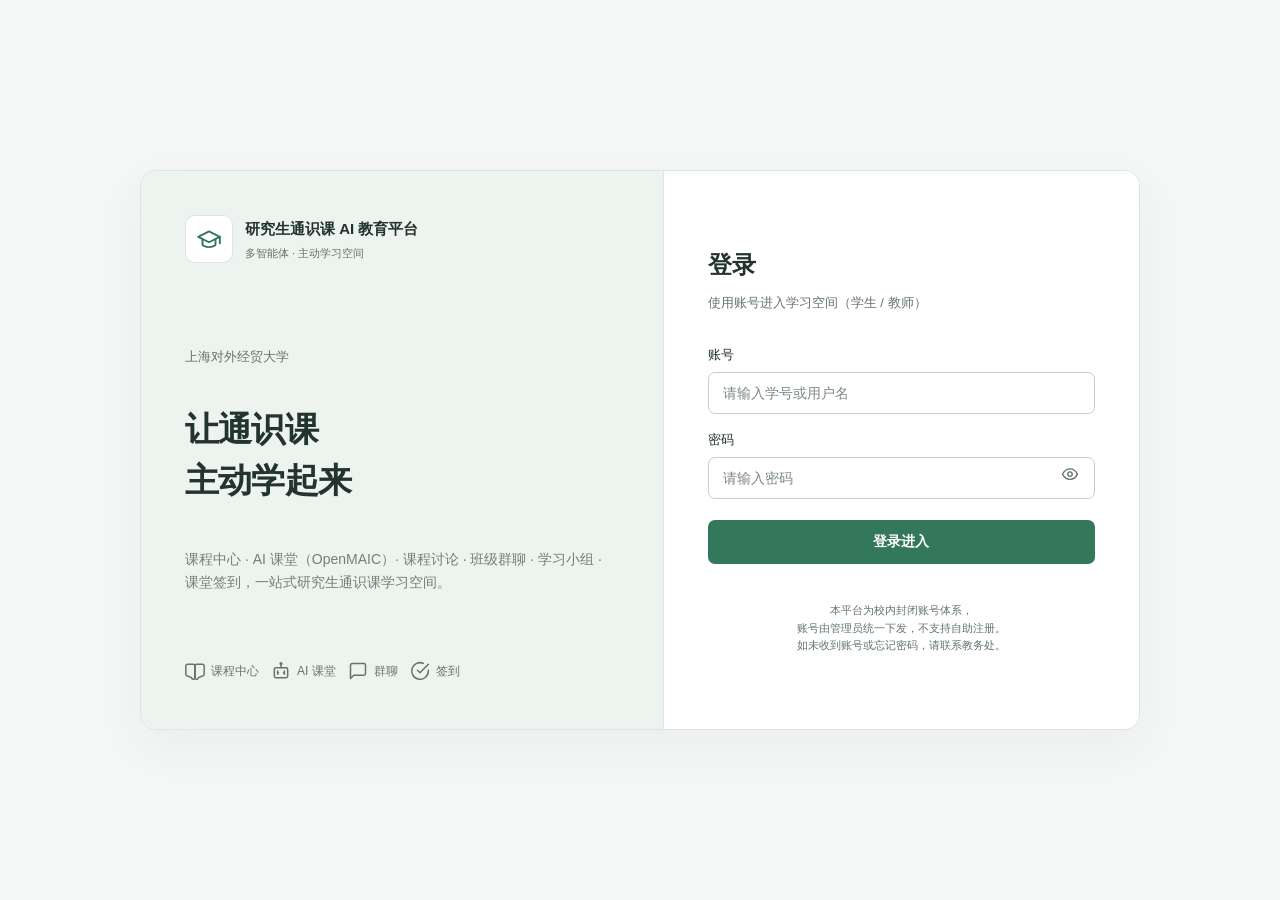
<file: index.html>
<!DOCTYPE html>
<html lang="zh-CN">
<head>
<meta charset="UTF-8" />
<meta name="viewport" content="width=device-width, initial-scale=1.0" />
<title>研究生通识课 AI 教育平台</title>
<link rel="stylesheet" href="styles.css?v=20261104a" />
<link rel="stylesheet" href="campus.css?v=20261104a" />
</head>
<body>

<!-- ============ 登录（学生 / 教师） ============ -->
<div id="login" class="login-wrap">
  <div class="login-bg" aria-hidden="true">
    <div class="bg-grid"></div>
    <div class="bg-glow bg-glow--cyan"></div>
    <div class="bg-glow bg-glow--magenta"></div>
    <div class="bg-scan"></div>
  </div>
  <div class="login-card">
    <div class="login-left">
      <div class="brand">
        <div class="b-mark" data-icon="graduation-cap"></div>
        <div>
          <b>研究生通识课 AI 教育平台</b>
          <div class="b-sub">多智能体 · 主动学习空间</div>
        </div>
      </div>
      <div class="b-eyebrow">上海对外经贸大学</div>
      <h1 style="font-size:26px;margin:14px 0 10px">让通识课<br>主动学起来</h1>
      <p style="opacity:.9;font-size:14px;line-height:1.7">
        课程中心 · AI 课堂（OpenMAIC）· 课程讨论 · 班级群聊 · 学习小组 · 课堂签到，一站式研究生通识课学习空间。
      </p>
      <div class="b-tags">
        <span><span class="ic" data-icon="book-open"></span> 课程中心</span><span><span class="ic" data-icon="bot"></span> AI 课堂</span><span><span class="ic" data-icon="message"></span> 群聊</span><span><span class="ic" data-icon="check-circle"></span> 签到</span>
      </div>
    </div>
    <div class="login-right">
      <h2 style="margin-bottom:6px">登录</h2>
      <p class="h-sub" style="margin-bottom:18px">使用账号进入学习空间（学生 / 教师）</p>
      <div id="loginForm">
        <div class="field"><label>账号</label><input id="li-user" placeholder="请输入学号或用户名" /></div>
        <div class="field">
          <label>密码</label>
          <div class="field-in">
            <input id="li-pass" type="password" placeholder="请输入密码" />
            <span class="eye" id="eyeBtn" data-icon="eye" onclick="togglePwd()"></span>
          </div>
        </div>
        <button class="btn" style="width:100%;margin-top:6px" onclick="doLogin()">登录进入</button>
        <p id="li-err" class="muted" style="color:var(--danger);min-height:18px;font-size:12px;margin-top:8px"></p>
        <p class="muted" style="font-size:11px;margin-top:12px;text-align:center;line-height:1.6;color:var(--text-3)">
          本平台为校内封闭账号体系，<br>账号由管理员统一下发，不支持自助注册。<br>
          如未收到账号或忘记密码，请联系教务处。
        </p>
      </div>

      <div id="forgotForm" style="display:none">
        <div class="field"><label>学号</label><input id="fg-user" placeholder="请输入 8 位学号" inputmode="numeric" maxlength="8" /></div>
        <div class="field">
          <label>设置新密码</label>
          <div class="field-in">
            <input id="fg-pass" type="password" placeholder="至少 6 位" />
            <span class="eye" id="eyeBtn4" data-icon="eye" onclick="togglePwdFg()"></span>
          </div>
        </div>
        <div class="field">
          <label>确认新密码</label>
          <div class="field-in">
            <input id="fg-pass2" type="password" placeholder="再次输入密码" />
            <span class="eye" id="eyeBtn5" data-icon="eye" onclick="togglePwdFg2()"></span>
          </div>
        </div>
        <button class="btn" style="width:100%;margin-top:6px" onclick="doForgot()">重置密码</button>
        <p id="fg-msg" class="muted" style="color:var(--danger);min-height:18px;font-size:12px;margin-top:8px"></p>
        <button class="btn ghost" style="width:100%;margin-top:6px" onclick="showLogin()">返回登录</button>
      </div>

      <div id="regForm" style="display:none">
        <div class="field"><label>学号</label><input id="reg-user" placeholder="请输入 8 位学号" inputmode="numeric" maxlength="8" /></div>
        <div class="field">
          <label>设置密码</label>
          <div class="field-in">
            <input id="reg-pass" type="password" placeholder="至少 6 位" />
            <span class="eye" id="eyeBtn2" data-icon="eye" onclick="togglePwdReg()"></span>
          </div>
        </div>
        <div class="field">
          <label>确认密码</label>
          <div class="field-in">
            <input id="reg-pass2" type="password" placeholder="再次输入密码" />
            <span class="eye" id="eyeBtn3" data-icon="eye" onclick="togglePwdReg2()"></span>
          </div>
        </div>
        <p class="muted" style="font-size:11px;margin-top:4px;color:#d97706">⚠ 演示系统：密码仅保存在本机浏览器，请勿使用真实密码。</p>
        <button class="btn" style="width:100%;margin-top:6px" onclick="doRegister()">注册</button>
        <p id="reg-msg" class="muted" style="color:var(--danger);min-height:18px;font-size:12px;margin-top:8px"></p>
        <button class="btn ghost" style="width:100%;margin-top:6px" onclick="showLogin()">返回登录</button>
      </div>
    </div>
  </div>
</div>

<!-- ============ 主应用 ============ -->
<div id="app" class="app" style="display:none">
  <aside class="sidebar">
    <div class="logo">
      <div class="mark" data-icon="graduation-cap"></div>
      <div><b>通识课 AI 平台</b><div class="sub">学生端</div></div>
    </div>
    <nav class="nav" id="nav"></nav>
    <div class="nav-card">
      <b>AI 课堂</b>
      <div style="font-size:12px;color:var(--text-2);margin-top:4px">接入 OpenMAIC 多智能体</div>
      <button class="btn ai" style="width:100%;margin-top:10px;padding:8px" onclick="navigate('aichat')">进入对话</button>
    </div>
  </aside>

  <main class="main">
    <div class="topbar">
      <div class="search"><span class="ic" data-icon="search"></span><input id="topSearch" placeholder="搜索课程、资料、讨论…" /></div>
      <div class="top-actions">
        <div class="bell" id="bellBtn" title="通知中心"><span class="ic" data-icon="bell"></span><span class="bell-badge" id="bellBadge"></span>
          <div class="notify" id="notifyPanel"></div>
        </div>
        <div class="avatar-wrap">
          <div class="avatar" id="topAvatar" style="cursor:pointer" onclick="toggleAvatarMenu()" title="账号"></div>
          <div class="avatar-menu" id="avatarMenu">
            <div class="who" id="menuWho"></div>
            <div class="menu-item" onclick="openProfile()"><span class="ic" data-icon="user"></span> 账号管理</div>
            <div class="menu-item" onclick="logout()"><span class="ic" data-icon="log-out"></span> 退出登录</div>
          </div>
        </div>
      </div>
    </div>
    <div class="content" id="view"></div>
  </main>
</div>

<!-- ============ 账号管理弹窗 ============ -->
<div class="modal-mask" id="profileMask" style="display:none">
  <div class="modal">
    <div class="modal-head">
      <b>账号管理</b>
      <span class="modal-close" onclick="closeProfile()" title="关闭">✕</span>
    </div>
    <div class="tabs" id="profileTabs">
      <div class="tab cur" data-tab="info">基本资料</div>
      <div class="tab" data-tab="nick">修改昵称</div>
      <div class="tab" data-tab="avatar">修改头像</div>
      <div class="tab" data-tab="pwd">修改密码</div>
    </div>
    <div class="tab-body" id="profileBody"></div>
  </div>
</div>

<!-- 脚本带版本号：更新前端后改这里的 v，浏览器就不会继续用旧缓存 -->
<script src="data.js?v=20261030g"></script>
<script src="icons.js?v=20261030g"></script>
<script src="api.js?v=20261030g"></script>
<script src="app.js?v=20261030g"></script>
</body>
</html>
</file>
<file: styles.css>
/* =========================================================
   研究生通识课 AI 教育平台 · 学生端  —  学术专业风主题
   配色参考队友版：蓝白主色 + 克制紫(AI) + 天蓝点缀；
   深色侧边栏 + 干净浅蓝灰背景（像学堂在线 / 学习通）
   ========================================================= */

:root{
  /* 表面与背景 */
  --bg:#F4F6FA;
  --bg-2:#EEF2F7;
  --surface:#FFFFFF;
  --surface-2:#F8FAFC;

  /* 浅色玻璃（顶栏 / 弹窗 / 头像菜单，叠在浅色内容区上） */
  --glass:rgba(255,255,255,.85);
  --glass-border:rgba(255,255,255,.7);

  /* 深色侧边栏 */
  --sidebar:#0F172A;
  --sidebar-2:#1E293B;
  --sidebar-text:#CBD5E1;
  --sidebar-text-2:#7C8AA0;
  --sidebar-w:240px;

  /* 主色：学术蓝 */
  --primary:#2563EB;
  --primary-deep:#1D4ED8;
  --primary-soft:#EFF4FF;
  --primary-line:#D9E4FB;

  /* AI 强调：克制的紫 */
  --ai:#7C3AED;
  --ai-deep:#6D28D9;
  --ai-soft:#F3EFFE;

  /* 辅助色：天蓝 */
  --accent:#0EA5E9;
  --accent-soft:#E6F6FE;

  --text:#1F2937;
  --text-2:#5B6675;
  --text-3:#94A3B8;

  --border:#E6EAF1;
  --border-2:#D8DEE9;

  --success:#16A34A;
  --success-soft:#E8F6EE;
  --warning:#D97706;
  --warning-soft:#FDF2E0;
  --danger:#DC2626;
  --danger-soft:#FCE9E9;

  --radius:14px;
  --radius-sm:10px;
  --radius-lg:20px;

  --shadow-sm:0 1px 2px rgba(15,23,42,.06), 0 1px 3px rgba(15,23,42,.05);
  --shadow:0 1px 3px rgba(15,23,42,.08), 0 10px 30px rgba(15,23,42,.06);
  --shadow-glow:0 12px 40px rgba(37,99,235,.12);

  --font-sans:"PingFang SC","Microsoft YaHei","Segoe UI",Roboto,Helvetica,Arial,sans-serif;
  --font-serif:"Noto Serif SC","Songti SC","STSong",serif;
}

*{box-sizing:border-box;margin:0;padding:0}
html,body{height:100%}

body{
  font-family:var(--font-sans);
  background:var(--bg);
  color:var(--text);
  font-size:14px;
  line-height:1.65;
  position:relative;
  overflow-x:hidden;
  -webkit-font-smoothing:antialiased;
}
/* —— 干净浅蓝灰背景，无光晕 / 漂浮动画 —— */
body::before{
  content:"";position:fixed;inset:0;z-index:-2;
  background:linear-gradient(160deg,#F8FAFC 0%, #F4F6FA 50%, #EEF2F7 100%);
}
body::after{display:none}

::-webkit-scrollbar{width:9px;height:9px}
::-webkit-scrollbar-thumb{background:#CBD3DF;border-radius:8px;border:2px solid transparent;background-clip:padding-box}
::-webkit-scrollbar-thumb:hover{background:#B3BDCC;background-clip:padding-box}

button{font-family:inherit;cursor:pointer;border:none;outline:none}
a{color:inherit;text-decoration:none}

/* ===================== 布局 ===================== */
#app{display:flex;min-height:100vh}

.sidebar{
  width:var(--sidebar-w);background:var(--sidebar);
  border-right:1px solid #1B2740;
  padding:22px 16px;display:flex;flex-direction:column;
  position:fixed;height:100vh;left:0;top:0;z-index:20;
}
.logo{display:flex;align-items:center;gap:11px;padding:6px 10px 20px}
.logo .mark{
  width:40px;height:40px;border-radius:13px;
  background:linear-gradient(135deg,var(--primary),var(--ai));color:#fff;
  display:flex;align-items:center;justify-content:center;font-size:19px;
  box-shadow:0 6px 16px rgba(37,99,235),.4);
}
.logo .name{font-size:15px;font-weight:800;letter-spacing:.3px;color:#fff}
.logo .sub{font-size:11px;color:var(--sidebar-text-2);letter-spacing:1px}
.role-tag{display:inline-block;margin-top:5px;font-size:11px;font-weight:700;padding:2px 11px;border-radius:20px;letter-spacing:.5px}
.role-tag.student{background:var(--primary-soft);color:var(--primary-deep)}
.role-tag.teacher{background:var(--ai-soft);color:var(--ai-deep)}
.role-tag.admin{background:var(--danger-soft);color:var(--danger)}

.nav{display:flex;flex-direction:column;gap:5px;margin-top:8px}
.nav-item{display:flex;align-items:center;gap:12px;padding:12px 14px;border-radius:11px;color:var(--sidebar-text);font-weight:600;transition:.18s;position:relative}
.nav-item .ic{font-size:17px;width:22px;text-align:center}
.nav-item:hover{background:var(--sidebar-2);color:#fff;transform:translateX(2px)}
.nav-item.active{background:linear-gradient(100deg,rgba(37,99,235,.22),rgba(124,58,237,.12));color:#fff;font-weight:800}
.nav-item.active::before{content:"";position:absolute;left:-16px;top:50%;transform:translateY(-50%);width:4px;height:22px;border-radius:0 4px 4px 0;background:linear-gradient(var(--primary),var(--ai))}
.nav-item .badge{margin-left:auto;background:linear-gradient(135deg,var(--primary),var(--accent));color:#fff;font-size:11px;padding:1px 8px;border-radius:20px;box-shadow:0 3px 8px rgba(37,99,235,.45)}
.nav-spacer{margin-top:auto}
.nav-card{
  background:linear-gradient(135deg,rgba(124,58,237,.18),rgba(14,165,233,.12));
  border:1px solid rgba(255,255,255,.08);border-radius:13px;
  padding:16px;font-size:12px;color:var(--sidebar-text);
  box-shadow:var(--shadow-sm);
}
.nav-card b{display:block;color:#fff;font-size:13px;margin-bottom:5px;font-weight:800}
.nav-card .btn{margin-top:9px;width:100%}

.main{margin-left:240px;flex:1;display:flex;flex-direction:column;min-width:0}
.topbar{
  height:66px;background:var(--glass);
  backdrop-filter:blur(18px);-webkit-backdrop-filter:blur(18px);
  border-bottom:1px solid var(--border);
  display:flex;align-items:center;gap:16px;padding:0 28px;
  position:sticky;top:0;z-index:15;
}
.search{flex:1;max-width:440px;display:flex;align-items:center;gap:9px;background:rgba(255,255,255,.7);border:1px solid var(--border);border-radius:15px;padding:10px 15px;color:var(--text-3);transition:.2s}
.search:focus-within{border-color:var(--primary);box-shadow:0 0 0 4px rgba(37,99,235),.14)}
.search input{border:none;background:transparent;outline:none;flex:1;font-size:13px;color:var(--text)}
.top-actions{margin-left:auto;display:flex;align-items:center;gap:20px}
.bell{position:relative;font-size:19px;cursor:pointer;transition:.2s}
.bell:hover{transform:scale(1.1)}
.bell .dot{position:absolute;top:-2px;right:-2px;width:9px;height:9px;background:var(--accent);border-radius:50%;border:2px solid #fff;box-shadow:0 0 0 2px rgba(14,165,233),.4)}
.avatar{width:40px;height:40px;border-radius:50%;background:linear-gradient( 135deg,var(--accent),var(--primary));color:#fff;display:flex;align-items:center;justify-content:center;font-weight:800;font-size:12px;letter-spacing:-.5px;cursor:pointer;box-shadow:0 6px 16px rgba(14,165,233),.35);transition:.2s}
.avatar:hover{transform:scale(1.06)}
.content{padding:28px;max-width:1200px;width:100%;transition:max-width .25s}
.content.learn-active{max-width:1400px}

.page{display:none;animation:fadeUp .4s cubic-bezier(.22,1,.36,1)}
.page.active{display:block}
@keyframes fadeUp{from{opacity:0;transform:translateY(14px)}to{opacity:1;transform:none}}

/* ===================== 通用组件 ===================== */
.h-title{font-size:23px;font-weight:800;margin-bottom:5px;letter-spacing:.4px}
.h-sub{color:var(--text-3);font-size:13px;margin-bottom:22px;letter-spacing:.3px}
.row{display:flex;gap:16px;flex-wrap:wrap}
.card{background:var(--surface);border:1px solid var(--border);border-radius:var(--radius);padding:20px;box-shadow:var(--shadow-sm);transition:.25s}
.card.h{box-shadow:var(--shadow)}
.card:hover{box-shadow:var(--shadow);border-color:var(--primary)}

.btn{background:linear-gradient(135deg,var(--primary),var(--primary-deep));color:#fff;padding:11px 20px;border-radius:15px;font-weight:700;font-size:13px;transition:.2s;box-shadow:0 8px 20px rgba(37,99,235),.32)}
.btn:hover{filter:brightness(1.05);transform:translateY(-2px);box-shadow:0 12px 26px rgba(37,99,235),.4)}
.btn:active{transform:translateY(0)}
.btn.ai{background:linear-gradient(135deg,var(--ai),var(--ai-deep))}
.btn.ai:hover{filter:brightness(1.05);box-shadow:0 12px 26px rgba(124,58,237,.4)}
.btn.ghost{background:var(--surface);color:var(--text);border:1px solid var(--border-2);box-shadow:none}
.btn.ghost:hover{background:var(--surface-2);transform:none;box-shadow:var(--shadow-sm)}
.link{color:var(--primary-deep);cursor:pointer;font-weight:700;text-decoration:underline;text-underline-offset:3px}
.link:hover{color:var(--primary)}
.btn.sm{padding:8px 14px;font-size:12px;border-radius:12px}

.tag{display:inline-block;padding:3px 11px;border-radius:20px;font-size:11px;font-weight:700;letter-spacing:.3px}
.tag.blue{background:var(--primary-soft);color:var(--primary-deep)}
.tag.ai{background:var(--ai-soft);color:var(--ai-deep)}
.tag.warm{background:var(--accent-soft);color:#0284C7}
.tag.green{background:var(--success-soft);color:var(--success)}
.tag.gray{background:var(--bg-2);color:var(--text-2)}
.tag.red{background:var(--danger-soft);color:var(--danger)}

.muted{color:var(--text-3)}
.pill{display:flex;align-items:center;gap:10px}
.progress{height:9px;background:var(--bg-2);border-radius:20px;overflow:hidden}
.progress>span{display:block;height:100%;background:linear-gradient(90deg,var(--primary),var(--ai));border-radius:20px}

/* ===================== 登录（唯美） ===================== */
.login-wrap{height:100vh;display:flex;align-items:center;justify-content:center;background:transparent;position:relative;overflow:hidden}
.login-wrap::before{display:none}
.login-wrap::after{display:none}

.login-card{
  width:900px;max-width:94vw;background:var(--glass);
  backdrop-filter:blur(26px);-webkit-backdrop-filter:blur(26px);
  border:1px solid var(--glass-border);
  border-radius:30px;overflow:hidden;display:flex;
  box-shadow:0 30px 80px rgba(120,100,160,.25);
  position:relative;z-index:2;
}
.login-left{
  flex:1;background:linear-gradient(165deg,var(--primary) 0%, var(--ai) 100%);
  color:#fff;padding:50px 46px;display:flex;flex-direction:column;justify-content:space-between;
  position:relative;overflow:hidden;
}
.login-left h1,.login-left h2{position:relative;z-index:1}
.login-left p{position:relative;z-index:1}
.brand{display:flex;align-items:center;gap:13px;margin-bottom:auto;position:relative;z-index:1}
.b-mark{width:52px;height:52px;border-radius:16px;background:rgba(255,255,255,.22);display:flex;align-items:center;justify-content:center;font-size:26px;backdrop-filter:blur(4px)}
.b-sub{font-size:12px;color:rgba(255,255,255,.85);margin-top:3px;letter-spacing:.5px}
.login-left h1{font-family:var(--font-serif);font-size:30px;font-weight:800;line-height:1.5;letter-spacing:1px}
.login-left p{opacity:.92;font-size:14px;line-height:1.8;letter-spacing:.3px}
.b-tags{display:flex;flex-wrap:nowrap;gap:8px;margin-top:auto;position:relative;z-index:1}
.b-tags > span{background:rgba(255,255,255,.2);padding:6px 12px;border-radius:999px;font-size:12px;backdrop-filter:blur(4px);display:inline-flex;align-items:center;gap:6px;white-space:nowrap}

.login-right{flex:1;padding:50px 46px;display:flex;flex-direction:column;justify-content:center;background:rgba(255,255,255,.5)}
.login-right h2{font-family:var(--font-serif);font-size:24px;font-weight:800;margin-bottom:6px;letter-spacing:.5px}
.role-tabs{display:flex;gap:8px;background:var(--bg-2);padding:5px;border-radius:15px;margin-bottom:20px}
.role-tabs button{flex:1;padding:10px;border-radius:11px;background:transparent;color:var(--text-2);font-weight:700;font-size:13px;transition:.2s}
.role-tabs button.active{background:var(--surface);color:var(--primary-deep);box-shadow:var(--shadow-sm)}
.field{margin-bottom:15px;position:relative}
.field label{display:block;font-size:12px;color:var(--text-2);margin-bottom:7px;font-weight:700;letter-spacing:.3px}
.field input{width:100%;padding:13px 15px;border:1px solid var(--border-2);border-radius:14px;font-size:14px;background:rgba(255,255,255,.8);outline:none;transition:.2s}
.field input:focus{border-color:var(--primary);box-shadow:0 0 0 4px rgba(37,99,235),.14);background:#fff}
.login-right .btn{width:100%;padding:14px;margin-top:8px;font-size:15px;letter-spacing:1px}

/* ===================== 首页（学生） ===================== */
.stat-grid{display:grid;grid-template-columns:repeat(4,1fr);gap:16px;margin-bottom:24px}
.stat{background:var(--surface);border:1px solid var(--border);border-radius:var(--radius);padding:20px;box-shadow:var(--shadow-sm);position:relative;overflow:hidden;transition:.25s}
.stat::after{content:"";position:absolute;right:-20px;top:-20px;width:90px;height:90px;border-radius:50%;background:linear-gradient(135deg,var(--primary-soft),var(--ai-soft));opacity:.5}
.stat:hover{box-shadow:var(--shadow);border-color:var(--primary)}
.stat .ic{width:46px;height:46px;border-radius:14px;display:flex;align-items:center;justify-content:center;font-size:21px;margin-bottom:12px;position:relative;z-index:1;box-shadow:var(--shadow-sm)}
.stat .num{font-size:26px;font-weight:800;position:relative;z-index:1;font-family:var(--font-serif);letter-spacing:.5px}
.stat .lbl{color:var(--text-3);font-size:12px;position:relative;z-index:1}

.course-grid{display:grid;grid-template-columns:repeat(auto-fill,minmax(248px,1fr));gap:18px;margin-top:14px}
.course-card{border-radius:var(--radius);overflow:hidden;background:var(--surface);border:1px solid var(--border);box-shadow:var(--shadow-sm);transition:.25s;cursor:pointer;position:relative}
.course-card:hover{box-shadow:var(--shadow);border-color:var(--primary)}
.course-cover{height:128px;display:flex;align-items:center;justify-content:center;font-size:52px;color:#fff;position:relative;overflow:hidden}
.course-cover::after{content:"";position:absolute;inset:0;background:linear-gradient(160deg,rgba(255,255,255,.18),transparent 50%)}
.course-body{padding:16px}
.course-body h4{font-size:15px;margin-bottom:5px;font-weight:800}
.course-meta{font-size:12px;color:var(--text-3);margin-bottom:12px}
.course-card .progress{margin-top:4px}

.ai-banner{
  background:linear-gradient(120deg,var(--ai-soft),var(--accent-soft));
  border:1px solid rgba(255,255,255,.6);
  border-radius:var(--radius);padding:22px 26px;display:flex;align-items:center;gap:20px;margin-bottom:24px;
  box-shadow:var(--shadow-sm);position:relative;overflow:hidden;
}
.ai-banner::before{content:"";position:absolute;right:-30px;top:-30px;width:140px;height:140px;border-radius:50%;background:radial-gradient(circle,rgba(255,255,255,.5),transparent 70%)}
.ai-banner .emoji{font-size:46px;filter:drop-shadow(0 6px 12px rgba(124,58,237),.4))}
.ai-banner h3{font-size:18px;margin-bottom:4px;font-weight:800;font-family:var(--font-serif);letter-spacing:.5px}
.ai-banner p{font-size:13px;color:var(--text-2)}

/* ===================== 课程中心 ===================== */
.filter{display:flex;gap:9px;margin-bottom:20px;flex-wrap:wrap}
.filter button{padding:9px 18px;border-radius:13px;background:var(--surface);border:1px solid var(--border-2);color:var(--text-2);font-weight:700;font-size:13px;transition:.2s;box-shadow:var(--shadow-sm)}
.filter button:hover{transform:translateY(-2px)}
.filter button.active{background:linear-gradient(120deg,var(--primary-soft),var(--ai-soft));color:var(--primary-deep);border-color:transparent}

/* ===================== 学习页 ===================== */
.learn{display:grid;grid-template-columns:220px 1fr 260px;gap:20px;align-items:start}
.learn-header{display:flex;align-items:flex-start;justify-content:space-between;gap:16px;margin-bottom:18px}
.learn-header .h-title{margin-bottom:3px}
.learn-header .h-sub{margin-bottom:0}
.learn-back-btn{display:none}

/* 正常学习页：减少卡片感 */
#page-learn .card{box-shadow:none;border-color:var(--border)}
#page-learn .card:hover{box-shadow:var(--shadow-sm)}

.chapter{font-size:13px;background:var(--surface);border:1px solid var(--border);border-radius:var(--radius);padding:16px;box-shadow:var(--shadow-sm)}
.chapter .ch{font-weight:800;margin:12px 0 7px;color:var(--text);font-family:var(--font-serif);letter-spacing:.5px}
.chapter .item{display:flex;align-items:center;gap:9px;padding:9px 11px;border-radius:11px;color:var(--text-2);cursor:pointer;transition:.18s}
.chapter .item:hover{background:var(--surface-2)}
.chapter .item.active{background:linear-gradient(120deg,var(--primary-soft),var(--ai-soft));color:var(--primary-deep);font-weight:700}
.video{background:linear-gradient(160deg,#1E293B,#312E5E);border-radius:var(--radius);height:384px;display:flex;align-items:center;justify-content:center;color:#fff;font-size:15px;position:relative;overflow:hidden;box-shadow:var(--shadow)}
.video::before{content:"";position:absolute;inset:0;background:radial-gradient(circle at 30% 20%,rgba(124,58,237),.4),transparent 55%)}
.video .play{width:68px;height:68px;border-radius:50%;background:rgba(255,255,255,.2);display:flex;align-items:center;justify-content:center;font-size:28px;backdrop-filter:blur(4px);transition:.2s;z-index:1}
.video:hover .play{transform:scale(1.1);background:rgba(255,255,255,.28)}
.video-poster-play{width:72px;height:72px;border-radius:50%;background:rgba(255,255,255,.2);display:flex;align-items:center;justify-content:center;backdrop-filter:blur(4px);transition:.2s}
.video-poster:hover .video-poster-play{transform:scale(1.1);background:rgba(255,255,255,.28)}
.side-block{margin-bottom:16px}
.note{border:1px dashed var(--border-2);border-radius:13px;padding:12px;font-size:13px;color:var(--text-2);width:100%;outline:none;resize:none;background:var(--surface);font-family:inherit;transition:.2s}
.note:focus{border-color:var(--primary);box-shadow:0 0 0 4px rgba(37,99,235),.12)}

/* ===================== AI 课堂 ===================== */
.ai-agent{display:grid;grid-template-columns:repeat(3,1fr);gap:16px;margin-bottom:20px}
.agent{border-radius:var(--radius);padding:18px;border:1px solid var(--border);position:relative;overflow:hidden;transition:.25s}
.agent:hover{box-shadow:var(--shadow);border-color:var(--ai)}
.agent.teacher{background:linear-gradient(160deg,#EAF1FB,#F6F9FE)}
.agent.tutor{background:linear-gradient(160deg,#F0ECFF,#F8F6FF)}
.agent.mate{background:linear-gradient(160deg,#E6F6FE,#F0FBFE)}
.agent .face{font-size:32px;filter:drop-shadow(0 4px 8px rgba(0,0,0,.08))}
.agent .role{font-size:11px;font-weight:800;padding:2px 9px;border-radius:10px;display:inline-block;margin:7px 0;background:rgba(255,255,255,.6)}
.agent h4{font-size:14px;font-weight:800}
.agent p{font-size:12px;color:var(--text-2);margin-top:5px}

.chat-box{background:var(--surface);border:1px solid var(--border);border-radius:var(--radius);height:360px;display:flex;flex-direction:column;box-shadow:var(--shadow-sm);overflow:hidden;transition:.25s}
.chat-box.collapsed{height:auto}
.chat-head{padding:15px 18px;border-bottom:1px solid var(--border);font-weight:800;display:flex;align-items:center;gap:9px;background:linear-gradient(120deg,var(--ai-soft),var(--accent-soft));font-family:var(--font-serif)}
.chat-head-toggle{justify-content:space-between;cursor:pointer}
.chat-toggle{background:transparent;border:none;color:var(--text-2);font-size:12px;font-weight:700;padding:4px 8px;border-radius:8px;cursor:pointer;transition:.2s}
.chat-toggle:hover{background:rgba(255,255,255,.5);color:var(--text)}
.chat-body{flex:1;display:flex;flex-direction:column;overflow:hidden}
.chat-msgs{flex:1;overflow:auto;padding:18px;display:flex;flex-direction:column;gap:13px;background:var(--surface-2)}
.msg{max-width:78%;padding:12px 15px;border-radius:16px;font-size:13px;line-height:1.6;animation:fadeUp .3s ease}
.msg.ai{background:var(--ai-soft);align-self:flex-start;border-bottom-left-radius:5px}
.msg.me{background:linear-gradient(135deg,var(--primary),var(--primary-deep));color:#fff;align-self:flex-end;border-bottom-right-radius:5px;box-shadow:0 6px 16px rgba(37,99,235),.3)}
.msg .quote{font-size:11px;color:var(--primary-deep);background:#fff;border-radius:9px;padding:5px 9px;margin-bottom:7px;display:inline-block}
.chat-input{display:flex;gap:11px;padding:13px 16px;border-top:1px solid var(--border);background:var(--surface)}
.chat-input input{flex:1;border:1px solid var(--border-2);border-radius:13px;padding:11px 15px;outline:none;font-size:13px;background:var(--surface-2);transition:.2s}
.chat-input input:focus{border-color:var(--ai);box-shadow:0 0 0 4px rgba(124,58,237),.14);background:#fff}

/* ===================== 作业 / 讨论 ===================== */
.list-item{display:flex;align-items:center;gap:15px;padding:16px 18px;border-bottom:1px solid var(--border);transition:.18s}
.list-item:hover{background:var(--surface-2)}
.list-item:last-child{border-bottom:none}
.li-ic{width:46px;height:46px;border-radius:14px;background:linear-gradient(135deg,var(--primary-soft),var(--ai-soft));display:flex;align-items:center;justify-content:center;font-size:21px;flex-shrink:0}
.li-body{flex:1;min-width:0}
.li-body h4{font-size:14px;font-weight:700}
.li-body p{font-size:12px;color:var(--text-3)}

/* ===================== 社群 ===================== */
.social{display:grid;grid-template-columns:270px 1fr;gap:18px;align-items:start}
.group-list .g{display:flex;align-items:center;gap:12px;padding:12px 13px;border-radius:14px;cursor:pointer;transition:.18s}
.group-list .g:hover{background:var(--surface-2);transform:translateX(2px)}
.group-list .g.active{background:linear-gradient(120deg,var(--primary-soft),var(--ai-soft));box-shadow:var(--shadow-sm)}
.g-ava{width:42px;height:42px;border-radius:13px;display:flex;align-items:center;justify-content:center;font-size:19px;background:linear-gradient(135deg,var(--primary),var(--ai));color:#fff;flex-shrink:0;box-shadow:0 6px 14px rgba(37,99,235),.3)}
.g-ava.warm{background:linear-gradient(135deg,var(--accent),#7DD3FC);box-shadow:0 6px 14px rgba(14,165,233,.3)}
.chat-panel{height:540px;display:flex;flex-direction:column;background:var(--surface);border:1px solid var(--border);border-radius:var(--radius);box-shadow:var(--shadow-sm);overflow:hidden}
.chat-panel .chat-head{background:linear-gradient(120deg,var(--primary-soft),var(--ai-soft))}
.chat-panel .chat-msgs{flex:1}
.sys-msg{align-self:center;background:var(--bg-2);color:var(--text-3);font-size:12px;padding:5px 14px;border-radius:20px;animation:fadeUp .3s ease}

/* 学习页 Tab */
.learn-tabs{display:flex;gap:9px;margin-top:18px}
.learn-tabs button{padding:10px 18px;border-radius:13px;background:var(--surface);border:1px solid var(--border);color:var(--text-2);font-weight:700;font-size:13px;cursor:pointer;transition:.2s;box-shadow:var(--shadow-sm)}
.learn-tabs button:hover{transform:translateY(-2px)}
.learn-tabs button.active{background:linear-gradient(120deg,var(--primary-soft),var(--ai-soft));color:var(--primary-deep);border-color:transparent}

/* 聊天附件 */
.file-msg{align-self:flex-start;max-width:78%;margin:2px 0 9px}
.file-box{background:#fff;border:1px solid var(--border);border-radius:13px;padding:11px 15px;font-size:13px;display:flex;align-items:center;gap:9px;box-shadow:var(--shadow-sm)}
.img-msg{align-self:flex-start;max-width:78%;margin:2px 0 9px}
.chat-input button.ghost{background:transparent;border:1px solid var(--border);padding:8px 11px;border-radius:11px;transition:.2s}
.chat-input button.ghost:hover{background:var(--surface-2)}

/* ===================== 看板 ===================== */
.chart-card{background:var(--surface);border:1px solid var(--border);border-radius:var(--radius);padding:22px;box-shadow:var(--shadow-sm);transition:.25s}
.chart-card:hover{box-shadow:var(--shadow-glow)}
.bars{display:flex;align-items:flex-end;gap:16px;height:190px;padding-top:12px}
.bar{flex:1;display:flex;flex-direction:column;align-items:center;gap:7px}
.bar .col{width:62%;border-radius:11px 11px 0 0;background:linear-gradient(180deg,var(--primary),var(--ai));box-shadow:0 6px 14px rgba(37,99,235),.25);transition:.3s}
.bar:hover .col{filter:brightness(1.08)}
.bar .lab{font-size:11px;color:var(--text-3)}
.donut{width:128px;height:128px;border-radius:50%;background:conic-gradient(var(--success) 0 72%,var(--bg-2) 72% 100%);display:flex;align-items:center;justify-content:center;position:relative;box-shadow:var(--shadow-sm)}
.donut::after{content:"";position:absolute;width:84px;height:84px;border-radius:50%;background:var(--surface)}
.donut span{position:relative;z-index:1;font-weight:800;font-size:21px;font-family:var(--font-serif)}
.hbar{display:flex;align-items:center;gap:11px;margin-bottom:12px;font-size:13px}
.hbar .lab{width:100px;color:var(--text-2);flex-shrink:0;overflow:hidden;white-space:nowrap;text-overflow:ellipsis}
.hbar .track{flex:1;height:11px;background:var(--bg-2);border-radius:20px;overflow:hidden}
.hbar .track>span{display:block;height:100%;background:linear-gradient(90deg,var(--primary),var(--ai));border-radius:20px;transition:.4s}
.hbar .val{width:56px;text-align:right;color:var(--text-3);font-size:12px;flex-shrink:0}

/* ===================== 表格 ===================== */
table{width:100%;border-collapse:collapse;font-size:13px}
th,td{text-align:left;padding:13px 15px;border-bottom:1px solid var(--border)}
th{color:var(--text-3);font-weight:800;font-size:12px;letter-spacing:.3px}
td{color:var(--text)}
tbody tr{transition:.18s}
tbody tr:hover{background:var(--surface-2)}

/* ===================== 弹窗 ===================== */
.modal-mask{position:fixed;inset:0;background:rgba(15,23,42,.35);backdrop-filter:blur(4px);-webkit-backdrop-filter:blur(4px);display:none;align-items:center;justify-content:center;z-index:50}
.modal-mask.show{display:flex}
.modal{width:470px;max-width:92vw;background:var(--glass);backdrop-filter:blur(22px);-webkit-backdrop-filter:blur(22px);border:1px solid var(--glass-border);border-radius:24px;padding:28px;box-shadow:0 30px 80px rgba(74,69,64,.3);animation:fadeUp .25s ease}
.modal h3{font-size:19px;margin-bottom:18px;font-family:var(--font-serif);font-weight:800;letter-spacing:.5px}
.seg{display:flex;gap:9px;margin:8px 0 18px}
.seg button{flex:1;padding:11px;border-radius:13px;background:var(--bg-2);border:1px solid var(--border);color:var(--text-2);font-weight:700;font-size:13px;transition:.2s}
.seg button.active{background:linear-gradient(120deg,var(--ai-soft),var(--accent-soft));color:var(--ai-deep);border-color:transparent}
.modal .actions{display:flex;gap:11px;justify-content:flex-end;margin-top:10px}

/* ===================== 头像菜单 / 切换角色 ===================== */
.avatar-wrap{position:relative}
.avatar-menu{position:absolute;right:0;top:48px;width:220px;background:var(--glass);backdrop-filter:blur(20px);-webkit-backdrop-filter:blur(20px);border:1px solid var(--glass-border);border-radius:18px;padding:9px;box-shadow:var(--shadow);display:none;z-index:30}
.avatar-menu.show{display:block;animation:fadeUp .2s ease}
.avatar-menu .who{padding:9px 11px;font-size:12px;color:var(--text-2);border-bottom:1px solid var(--border);margin-bottom:7px}
.avatar-menu .who b{color:var(--text);font-size:14px}
.menu-item{display:flex;align-items:center;gap:11px;padding:11px;border-radius:12px;font-size:13px;color:var(--text-2);cursor:pointer;transition:.18s}
.menu-item:hover{background:var(--surface-2);color:var(--text)}
.menu-item.cur{color:var(--primary-deep);font-weight:800}
.menu-item .ck{margin-left:auto;color:var(--success);display:none}
.menu-item.cur .ck{display:inline}

/* ===================== 账号管理弹窗 ===================== */
.modal-mask{position:fixed;inset:0;background:rgba(15,23,42,.32);backdrop-filter:blur(4px);-webkit-backdrop-filter:blur(4px);display:flex;align-items:center;justify-content:center;z-index:60}
.modal{width:min(440px,92vw);max-height:86vh;overflow:auto;background:var(--surface);border-radius:var(--radius);box-shadow:var(--shadow);padding:20px;border:1px solid var(--border)}
.modal-head{display:flex;align-items:center;justify-content:space-between;font-size:16px;font-weight:800;margin-bottom:14px}
.modal-close{cursor:pointer;color:var(--text-3);font-size:18px;padding:2px 6px;border-radius:8px}
.modal-close:hover{background:var(--surface-2);color:var(--text)}
.tabs{display:flex;gap:6px;background:var(--bg-2);padding:5px;border-radius:14px;margin-bottom:16px}
.tab{flex:1;text-align:center;padding:9px 6px;border-radius:10px;font-size:13px;color:var(--text-2);cursor:pointer;transition:.18s;white-space:nowrap}
.tab:hover{color:var(--text)}
.tab.cur{background:var(--surface);color:var(--primary-deep);font-weight:800;box-shadow:var(--shadow-sm)}
.tab-body{padding:4px 2px}
.avatar.lg{width:56px;height:56px;border-radius:50%;color:#fff;display:flex;align-items:center;justify-content:center;font-weight:800;box-shadow:0 8px 20px rgba(15,23,42),.25)}
.info-list{margin:6px 0 4px;border-top:1px solid var(--border);padding-top:12px}
.info-row{display:flex;align-items:center;justify-content:space-between;padding:11px 2px;border-bottom:1px solid var(--border)}
.info-label{font-size:13px;color:var(--text-2)}
.info-val{font-size:14px;font-weight:600;color:var(--text)}
.swatches{display:flex;gap:12px;flex-wrap:wrap}
.sw{width:34px;height:34px;border-radius:50%;cursor:pointer;border:3px solid transparent;transition:.15s}
.sw:hover{border-color:var(--text-3)}
.sw.sel{border-color:var(--primary-deep)}
.field label{display:block;font-size:12px;color:var(--text-2);margin:12px 0 6px;font-weight:700}

.toolbar{display:flex;align-items:center;gap:10px;margin-bottom:18px;flex-wrap:wrap}
.toolbar .filter{margin-bottom:0}

/* ===================== 签到模块 ===================== */
.signin-task{display:flex;align-items:center;justify-content:space-between;background:var(--surface);border:1px solid var(--border);border-radius:18px;padding:18px 22px;box-shadow:var(--shadow-sm);transition:.25s}
.signin-task:hover{box-shadow:var(--shadow-glow)}
.st-course{font-weight:800;font-size:15px;font-family:var(--font-serif);letter-spacing:.5px}
.signin-grid{display:grid;grid-template-columns:repeat(4,1fr);gap:16px}
.signin-card{background:var(--surface);border:1px solid var(--border);border-radius:20px;padding:24px 16px;text-align:center;cursor:pointer;box-shadow:var(--shadow-sm);transition:.25s;position:relative;overflow:hidden}
.signin-card::before{content:"";position:absolute;inset:0;background:linear-gradient(160deg,var(--primary-soft),var(--ai-soft));opacity:0;transition:.25s}
.signin-card:hover{box-shadow:var(--shadow);border-color:var(--primary)}
.signin-card:hover::before{opacity:.5}
.sc-ic{font-size:36px;margin-bottom:9px;position:relative;z-index:1;filter:drop-shadow(0 4px 8px rgba(37,99,235),.3))}
.signin-card h4{font-size:15px;margin-bottom:5px;position:relative;z-index:1;font-weight:800}
.signin-card p{font-size:12px;color:var(--text-3);position:relative;z-index:1}
.signin-panel{margin-top:20px;background:var(--surface);border:1px solid var(--border);border-radius:18px;padding:22px;box-shadow:var(--shadow-sm)}
.sp-map{height:180px;background:linear-gradient(135deg,#EAF1FB,#F3EEFF);border-radius:14px;position:relative;display:flex;align-items:center;justify-content:center;color:var(--text-2);font-size:13px;overflow:hidden}
.sp-map::after{content:"";position:absolute;inset:0;background:radial-gradient(circle at 50% 45%,rgba(37,99,235),.18),transparent 60%)}
.sp-pin{position:absolute;top:38%}
.sp-info{margin-top:11px;font-size:13px;color:var(--text-2)}
.sp-action{margin-top:15px}
.sp-photo{height:180px;background:linear-gradient(135deg,#EAF1FB,#F3EEFF);border-radius:14px;display:flex;align-items:center;justify-content:center;color:var(--text-2);font-size:14px}
.sp-qr{height:180px;background:#fff;border:2px dashed #cdd8ea;border-radius:14px;display:flex;flex-direction:column;align-items:center;justify-content:center;color:var(--text-2);font-size:14px;text-align:center;gap:7px}
.sp-done{background:linear-gradient(120deg,var(--ai-soft),var(--accent-soft));color:var(--ai-deep);font-weight:800;padding:18px;border-radius:14px;text-align:center;box-shadow:var(--shadow-sm)}
.gs-canvas{border:2px dashed #cdd8ea;border-radius:14px;background:#fff;width:100%;max-width:330px;touch-action:none;cursor:crosshair}
.chips{display:flex;gap:9px;flex-wrap:wrap;margin:9px 0 5px}
.chip{font-size:12px;padding:7px 13px;border-radius:999px;background:var(--bg-2);color:var(--text-3);cursor:pointer;border:1px solid transparent;user-select:none;transition:.18s}
.chip:hover{background:var(--surface);color:var(--text-2)}
.chip.on{background:linear-gradient(120deg,var(--primary-soft),var(--ai-soft));color:var(--primary-deep);border-color:transparent;font-weight:700}
.h-title2{font-size:15px;font-weight:800;margin:7px 0;font-family:var(--font-serif)}
.tbl{width:100%;border-collapse:collapse;margin-top:9px;background:var(--surface);border-radius:14px;overflow:hidden;box-shadow:var(--shadow-sm)}
.tbl th,.tbl td{padding:12px 15px;text-align:left;font-size:13px;border-bottom:1px solid #eef1f6}
.tbl th{background:#f6f8fc;color:var(--text-2);font-weight:700}

/* ===================== 学生端补充样式 ===================== */
.login-right h2{font-size:22px}
.brand{display:flex;align-items:center;gap:12px;margin-bottom:auto}
.b-mark{width:48px;height:48px;border-radius:14px;background:rgba(255,255,255,.2);display:flex;align-items:center;justify-content:center;font-size:24px}
.b-sub{font-size:12px;opacity:.85;margin-top:2px}
.b-tags{display:flex;flex-wrap:nowrap;gap:8px;margin-top:auto;overflow-x:auto;padding-bottom:4px}
.b-tags > span{flex-shrink:0;background:rgba(255,255,255,.18);padding:6px 12px;border-radius:999px;font-size:12px}
.course-grid{display:grid;grid-template-columns:repeat(auto-fill,minmax(248px,1fr));gap:18px;margin-top:14px}
.course-cover{height:128px;background:linear-gradient(135deg,var(--primary-soft),var(--ai-soft));display:flex;align-items:center;justify-content:center;font-size:52px}
.course-body{padding:16px}
.mt{margin-top:26px}
.chat-layout{display:grid;grid-template-columns:300px 1fr;gap:18px;margin-top:14px}
.group-list{display:flex;flex-direction:column;gap:8px}
.chat-main{display:flex;flex-direction:column;min-height:460px}
.chat-msgs{display:flex;flex-direction:column;gap:12px}
.chat-msgs .msg{max-width:72%;padding:10px 14px;border-radius:14px;font-size:14px;line-height:1.5}
.tbl{width:100%;border-collapse:collapse;background:var(--surface);border:1px solid var(--border);border-radius:var(--radius);overflow:hidden;margin-top:12px}
.login-left{display:flex;flex-direction:column}
option{padding:6px}

/* ===================== 响应式 ===================== */
@media(max-width:1024px){
  .stat-grid{grid-template-columns:repeat(2,1fr)}
  .course-grid{grid-template-columns:repeat(2,1fr)}
  .learn,.social{grid-template-columns:1fr}
  .ai-agent{grid-template-columns:1fr}
  .signin-grid{grid-template-columns:repeat(2,1fr)}
}
@media(max-width:680px){
  .sidebar{display:none}
  .main{margin-left:0}
  .stat-grid,.course-grid,.signin-grid{grid-template-columns:1fr}
  .login-card{flex-direction:column}
  .login-left{padding:34px 28px}
  .login-right{padding:28px 24px}
  .login-left h1{font-size:24px}
  .b-tags{flex-wrap:wrap}
  .b-tags > span{padding:5px 10px;font-size:11px}
}

/* ===================== 新增：图标/表单/通知/面包屑/真实感 ===================== */
.ic{display:inline-flex;align-items:center;justify-content:center;color:inherit}
.ic svg{display:block}
.b-tags > span{display:inline-flex;align-items:center;gap:6px}
.nav-item .ic svg{width:18px;height:18px}
.b-mark svg{width:26px;height:26px}
.logo .mark svg{width:24px;height:24px}
.search .ic svg{width:18px;height:18px}
.bell .ic svg{width:19px;height:19px}
.eye svg{width:18px;height:18px}

.field-in{position:relative}
.field-in input{width:100%;padding-right:44px}
.eye{position:absolute;right:12px;top:50%;transform:translateY(-50%);color:var(--text-3);cursor:pointer;padding:4px}
.eye:hover{color:var(--primary-deep)}
.remember{display:flex;align-items:center;gap:8px;font-size:12px;color:var(--text-2);margin:2px 0 4px;cursor:pointer}
.remember input{accent-color:var(--primary-deep)}

/* ===== 通知中心：师生互通的消息通道 ===== */
.bell{position:relative}
.bell .bell-badge{position:absolute;top:-8px;right:-6px;z-index:5;min-width:18px;height:18px;padding:0 5px;box-sizing:border-box;
  border-radius:9px;background:linear-gradient(135deg,#F87171,#DC2626);color:#fff;
  font-size:11px;font-weight:800;line-height:18px;text-align:center;
  border:2px solid var(--surface);box-shadow:0 4px 10px rgba(220,38,38,.35);display:none}
.bell .bell-badge.show{display:block;animation:badgePop .28s cubic-bezier(.22,1.4,.4,1)}
@keyframes badgePop{from{transform:scale(.3);opacity:0}to{transform:scale(1);opacity:1}}

.notify{position:absolute;right:0;top:46px;width:392px;max-width:calc(100vw - 32px);background:var(--surface);
  border:1px solid var(--border);border-radius:18px;box-shadow:0 24px 60px rgba(20,30,60,.18);
  display:none;flex-direction:column;max-height:calc(100vh - 100px);z-index:60;overflow:hidden}
.notify.show{display:flex;animation:fadeUp .18s ease}
.notify .nt-head{flex:0 0 auto;display:flex;align-items:center;justify-content:space-between;gap:10px;
  padding:14px 16px;border-bottom:1px solid var(--border);background:var(--surface)}
.notify .nt-h-title{font-size:14px;font-weight:800;letter-spacing:.3px}
.notify .nt-h-right{display:flex;align-items:center;gap:10px;font-size:11px}
.notify .nt-link{background:none;border:none;color:var(--primary-deep);font-size:11px;font-weight:700;
  cursor:pointer;padding:4px 8px;border-radius:8px;transition:.18s;font-family:inherit}
.notify .nt-link:hover{background:var(--primary-soft)}
.notify .nt-link.ghost{color:var(--text-3)}
.notify .nt-list{flex:1 1 auto;min-height:0;max-height:min(58vh,420px);overflow-y:auto;padding:6px}
.notify .nt-item{position:relative;display:flex;gap:11px;padding:11px 12px;border-radius:13px;cursor:pointer;transition:.18s}
.notify .nt-item:hover{background:var(--surface-2)}
.notify .nt-item.unread{background:linear-gradient(100deg,var(--primary-soft),transparent 72%)}
.notify .nt-item.unread:hover{background:linear-gradient(100deg,var(--primary-soft),var(--surface-2) 85%)}
.notify .nt-ic{width:34px;height:34px;border-radius:11px;display:flex;align-items:center;justify-content:center;flex-shrink:0}
.notify .nt-main{flex:1;min-width:0}
.notify .nt-title{font-size:13px;font-weight:700;color:var(--text);line-height:1.45;
  display:-webkit-box;-webkit-line-clamp:2;-webkit-box-orient:vertical;overflow:hidden}
.notify .nt-item.unread .nt-title{color:var(--primary-deep)}
.notify .nt-desc{font-size:12px;color:var(--text-3);margin-top:3px;line-height:1.55;
  display:-webkit-box;-webkit-line-clamp:2;-webkit-box-orient:vertical;overflow:hidden}
.notify .nt-meta{display:flex;align-items:center;gap:8px;margin-top:6px;flex-wrap:wrap}
.notify .nt-chip{font-size:10px;font-weight:700;color:var(--text-2);background:var(--bg-2);
  padding:2px 7px;border-radius:6px;max-width:180px;overflow:hidden;text-overflow:ellipsis;white-space:nowrap}
.notify .nt-time{font-size:10px;color:var(--text-3)}
.notify .nt-dot{position:absolute;top:15px;right:10px;width:7px;height:7px;border-radius:50%;background:var(--primary)}
.notify .nt-group{padding:12px 14px 6px;font-size:11px;font-weight:800;color:var(--text-3);
  letter-spacing:.6px;border-top:1px solid var(--border);margin-top:4px}
.notify .nt-empty{padding:26px 18px;text-align:center;color:var(--text-3);font-size:12px;line-height:1.8}
.notify .nt-foot{flex:0 0 auto;padding:8px 10px;border-top:1px solid var(--border);text-align:center;background:var(--surface-2)}

/* 课程公告卡片（学生端阅读教师发布的内容） */
.ann-card{border:1px solid var(--border);border-radius:14px;padding:16px 18px;margin-top:12px;background:var(--surface);transition:.2s}
.ann-card:hover{border-color:var(--primary-line);box-shadow:var(--shadow-sm)}
.ann-card .ann-head{display:flex;align-items:baseline;justify-content:space-between;gap:12px}
.ann-card .ann-head b{font-size:14px;color:var(--text)}
.ann-card .ann-time{font-size:11px;color:var(--text-3);white-space:nowrap}
.ann-card .ann-body{font-size:13px;color:var(--text-2);line-height:1.85;margin-top:8px;word-break:break-word}
.ann-card .ann-foot{font-size:11px;color:var(--text-3);margin-top:10px}

/* 面包屑 */
.crumb{display:none;align-items:center;gap:6px;font-size:13px;color:var(--text-3);margin:-6px 0 18px;flex-wrap:wrap}
.crumb.show{display:flex}
.crumb .c-item{display:inline-flex;align-items:center;gap:5px;cursor:pointer;color:var(--text-2);transition:.18s}
.crumb .c-item:hover{color:var(--primary-deep)}
.crumb .c-item.cur{color:var(--text);font-weight:700;cursor:default}
.crumb .sep{color:var(--text-3)}

/* 讨论区真实感 */
.chat-msg{display:flex;flex-direction:column;max-width:78%;padding:11px 14px;border-radius:16px;font-size:13px;line-height:1.6;animation:fadeUp .3s ease}
.chat-msg .meta{display:flex;align-items:center;gap:7px;font-size:11px;color:var(--text-3);margin-bottom:5px}
.chat-msg .badge-teacher{background:var(--ai-soft);color:var(--ai-deep);font-weight:700;padding:1px 7px;border-radius:20px;font-size:10px}
.chat-msg.ai{background:var(--ai-soft);align-self:flex-start;border-bottom-left-radius:5px}
.chat-msg.me{background:linear-gradient(135deg,var(--primary),var(--primary-deep));color:#fff;align-self:flex-end;border-bottom-right-radius:5px;box-shadow:0 6px 16px rgba(37,99,235),.3)}
.chat-msg.me .meta{color:rgba(255,255,255,.8)}
.chat-msgs .floor{align-self:center;font-size:11px;color:var(--text-3);margin:4px 0}

/* toast */
.toast{position:fixed;left:50%;bottom:34px;transform:translateX(-50%) translateY(20px);background:#1F2937;color:#fff;padding:12px 20px;border-radius:14px;font-size:13px;box-shadow:var(--shadow);opacity:0;transition:.3s;z-index:60;pointer-events:none}
.toast.show{opacity:1;transform:translateX(-50%) translateY(0)}

/* 课程封面：学科色块 + 首字母（替代 emoji） */
.course-cover{font-family:var(--font-serif);font-size:40px;font-weight:800;color:#fff;letter-spacing:1px}

/* 搜索结果高亮 */
.course-body h4 mark{background:linear-gradient(120deg,var(--accent-soft),#FFF3CD);color:var(--text);padding:0 2px;border-radius:4px;font-weight:800}

/* =========================================================
   新增：页面缓存、学习页增强、AI 助手、看板工具提示
   ========================================================= */

/* SPA 页面缓存 */
.page{animation:fadeUp .35s cubic-bezier(.22,1,.36,1)}

/* 登录框 remember 说明 */
.remember input{margin:0}

/* 资料下载与在线预览 */
.doc-row{display:flex;align-items:center;justify-content:space-between;gap:14px;padding:14px 0;border-bottom:1px solid var(--border)}
.doc-row:last-child{border-bottom:none}
.doc-info{flex:1;min-width:0;display:flex;align-items:center;gap:13px}
.doc-actions{display:flex;gap:8px;flex-shrink:0}
.doc-actions .btn{padding:7px 14px;font-size:12px}

/* 视频推荐 */
.video-recs{margin-top:16px;padding:16px;background:var(--surface-2);border:1px solid var(--border);border-radius:var(--radius-sm)}
.video-recs.collapsed .rec-body{display:none}
.rec-head{display:flex;align-items:center;justify-content:space-between;gap:10px}
.rec-title{font-size:13px;font-weight:800;color:var(--text)}
.rec-toggle{background:transparent;border:none;color:var(--text-2);font-size:12px;font-weight:700;padding:4px 8px;border-radius:8px;cursor:pointer;transition:.2s}
.rec-toggle:hover{background:rgba(255,255,255,.5);color:var(--text)}
.rec-list{display:flex;flex-direction:column;gap:8px;margin-top:10px}
.rec-item{display:flex;align-items:center;gap:10px;padding:10px 12px;background:#fff;border:1px solid var(--border);border-radius:12px;font-size:13px;color:var(--text);transition:.2s}
.rec-item:hover{border-color:var(--primary);box-shadow:var(--shadow-sm)}
.rec-item .ic{flex-shrink:0;color:var(--primary-deep)}
.rec-item span{flex:1;min-width:0;overflow:hidden;text-overflow:ellipsis;white-space:nowrap}
.rec-src{font-size:11px;color:var(--text-3);flex:0 0 auto;background:var(--bg-2);padding:2px 8px;border-radius:999px}

/* 章节测验 */
.quiz-card{background:var(--surface);border:1px solid var(--border);border-radius:var(--radius);padding:18px;margin-bottom:16px;box-shadow:var(--shadow-sm)}
.quiz-head{font-size:16px;font-weight:800;margin-bottom:12px}
.quiz-score{font-size:14px;color:var(--success);font-weight:700;margin-bottom:10px}
.quiz-q{margin-bottom:16px}
.quiz-qq{display:flex;align-items:flex-start;gap:8px;font-size:14px;font-weight:700;margin-bottom:10px;line-height:1.5}
.quiz-no{flex-shrink:0;display:inline-flex;align-items:center;justify-content:center;width:22px;height:22px;border-radius:50%;background:var(--primary-soft);color:var(--primary-deep);font-size:11px}
.quiz-opts{display:flex;flex-direction:column;gap:8px;padding-left:30px}
.quiz-opt{display:flex;align-items:center;gap:8px;font-size:13px;color:var(--text-2);cursor:pointer}
.quiz-opt input{accent-color:var(--primary-deep);cursor:pointer}
.quiz-opt:hover{color:var(--text)}

/* 测验结果解析 */
.quiz-summary{display:flex;align-items:center;gap:16px;margin-bottom:18px;padding:14px;background:var(--surface-2);border:1px solid var(--border);border-radius:var(--radius-sm)}
.quiz-score-circle{width:64px;height:64px;border-radius:50%;background:conic-gradient(var(--success) 0 var(--pct,72%),var(--bg-2) var(--pct,72%) 100%);display:flex;align-items:center;justify-content:center;position:relative;flex-shrink:0}
.quiz-score-circle::after{content:"";position:absolute;width:48px;height:48px;border-radius:50%;background:var(--surface)}
.quiz-score-circle span{position:relative;z-index:1;font-weight:800;font-size:15px;color:var(--text)}
.quiz-score-num{font-size:16px;font-weight:800;color:var(--text)}
.quiz-score-time{font-size:12px;color:var(--text-3);margin-top:2px}
.quiz-review{padding:14px;border-radius:var(--radius-sm);border:1px solid var(--border);background:var(--surface)}
.quiz-review.correct{border-left:4px solid var(--success);background:#F4FBF8}
.quiz-review.wrong{border-left:4px solid var(--danger);background:#FDF6F6}
.quiz-status{font-size:12px;font-weight:700;margin:-4px 0 10px 30px}
.quiz-review.correct .quiz-status{color:var(--success)}
.quiz-review.wrong .quiz-status{color:var(--danger)}
.quiz-opt-row{display:flex;align-items:center;gap:8px;padding:8px 10px;border-radius:10px;font-size:13px;color:var(--text-2);background:var(--surface-2);border:1px solid transparent}
.quiz-opt-row .quiz-opt-letter{width:22px;height:22px;border-radius:50%;background:var(--bg-2);color:var(--text-3);display:flex;align-items:center;justify-content:center;font-size:11px;font-weight:700;flex-shrink:0}
.quiz-opt-row.right{background:#E7F7EF;border-color:var(--success);color:#2E9E6B}
.quiz-opt-row.right .quiz-opt-letter{background:var(--success);color:#fff}
.quiz-opt-row.picked-wrong{background:var(--danger-soft);border-color:var(--danger);color:var(--danger)}
.quiz-opt-row.picked-wrong .quiz-opt-letter{background:var(--danger);color:#fff}
.quiz-exp{margin:10px 0 0 30px;padding:10px 12px;background:#FEF9E7;border-radius:10px;font-size:12px;color:var(--text-2);line-height:1.6}
.quiz-exp b{color:var(--text);font-weight:700}
.quiz-actions{display:flex;gap:10px;margin-top:12px}
.quiz-hint{font-size:12px;color:var(--text-3);margin:10px 0 6px;line-height:1.5}

/* 讨论区 AI 助教标识 */
.badge-ai{background:linear-gradient(135deg,var(--ai-soft),var(--accent-soft));color:var(--ai-deep);font-weight:700;padding:1px 7px;border-radius:20px;font-size:10px}

/* 学情看板 */
.dash-todo{margin-bottom:20px}
.h-title2{font-size:15px;font-weight:800;margin:0 0 12px;font-family:var(--font-serif)}
.todo-list{display:flex;flex-direction:column;gap:8px}
.todo-row{display:flex;align-items:center;gap:10px;padding:11px 14px;background:var(--surface-2);border:1px solid var(--border);border-radius:12px;font-size:13px}
.todo-row .ic{flex-shrink:0;color:var(--primary-deep)}
.todo-row span{flex:1;min-width:0}
.todo-row .btn{padding:5px 12px;font-size:11px}
.todo-row.done{background:rgba(94,130,216,.08);border-color:rgba(94,130,216,.35);color:var(--text-soft)}
.todo-row.done .ic{color:var(--success)}
.todo-row.done em{font-style:normal;font-size:11px}
.todo-empty{padding:20px;text-align:center;color:var(--text-3);font-size:13px}
.dash-progress{margin-bottom:20px}
.dash-progress .hbar{margin-bottom:10px}

/* 统计卡片提示 */
.stat{position:relative}
.stat-tip{position:absolute;top:12px;right:12px;width:18px;height:18px;border-radius:50%;background:var(--bg-2);color:var(--text-3);font-size:11px;display:flex;align-items:center;justify-content:center;cursor:help}
.stat-tip::after{content:attr(data-tip);position:absolute;right:0;top:26px;width:220px;background:rgba(74,69,64,.92);color:#fff;font-size:11px;line-height:1.5;padding:10px 12px;border-radius:10px;z-index:10;opacity:0;pointer-events:none;transition:.2s;white-space:normal;text-align:left;font-weight:500}
.stat-tip:hover::after{opacity:1}

/* 悬浮 AI 助手 */
.ai-fab{position:fixed;right:24px;bottom:24px;width:54px;height:54px;border-radius:50%;background:linear-gradient(135deg,var(--ai),#8975EE);color:#fff;display:flex;align-items:center;justify-content:center;cursor:pointer;box-shadow:0 8px 24px rgba(124,58,237),.45);z-index:70;transition:.25s}
.ai-fab:hover{transform:scale(1.08)}
.ai-fab svg{width:26px;height:26px}
.ai-drawer{position:fixed;right:20px;bottom:88px;width:360px;max-width:88vw;height:460px;background:var(--surface);border:1px solid var(--border);border-radius:var(--radius);box-shadow:var(--shadow);z-index:70;display:none;flex-direction:column;overflow:hidden}
.ai-drawer.show{display:flex;animation:fadeUp .25s ease}
.ai-drawer-head{padding:14px 16px;background:linear-gradient(120deg,var(--ai-soft),var(--accent-soft));display:flex;align-items:center;gap:10px;font-size:14px}
.ai-drawer-head .ic{color:var(--primary-deep)}
.ai-close{margin-left:auto;cursor:pointer;color:var(--text-3);font-size:16px;width:24px;height:24px;display:flex;align-items:center;justify-content:center;border-radius:50%}
.ai-close:hover{background:var(--surface-2)}
.ai-drawer-msgs{flex:1;overflow:auto;padding:16px;display:flex;flex-direction:column;gap:12px;background:var(--surface-2)}
.ai-msg{max-width:82%;padding:11px 14px;border-radius:14px;font-size:13px;line-height:1.55;animation:fadeUp .3s ease}
.ai-msg.ai{background:var(--ai-soft);align-self:flex-start;border-bottom-left-radius:4px}
.ai-msg.me{background:linear-gradient(135deg,var(--primary),var(--primary-deep));color:#fff;align-self:flex-end;border-bottom-right-radius:4px}
.ai-drawer-input{display:flex;gap:8px;padding:12px;border-top:1px solid var(--border)}
.ai-drawer-input input{flex:1;border:1px solid var(--border-2);border-radius:12px;padding:10px 12px;outline:none;font-size:13px;background:var(--surface-2)}
.ai-drawer-input input:focus{border-color:var(--ai)}
.ai-drawer-input .btn{padding:9px 14px;font-size:12px}

/* 跳转到 OpenMAIC 真实课堂的按钮（AI 回退时显示） */
/* （OpenMAIC 跳转按钮与引用来源样式已随「固定话术」方案移除，暂无使用） */

/* AI 思考中打字动画 */
.typing{display:inline-flex;align-items:center;gap:5px;padding:3px 0}
.typing span{width:7px;height:7px;border-radius:50%;background:var(--primary-deep);opacity:.4;animation:blink 1.2s infinite both}
.typing span:nth-child(2){animation-delay:.2s}
.typing span:nth-child(3){animation-delay:.4s}
@keyframes blink{0%,80%,100%{opacity:.25;transform:translateY(0)}40%{opacity:1;transform:translateY(-3px)}}

@media(max-width:680px){
  .ai-drawer{right:10px;bottom:80px;height:420px}
  .ai-fab{right:16px;bottom:16px;width:48px;height:48px}
}

/* ===== 班级群聊（renderChat，WebSocket） ===== */
.chat-head .chat-room{font-family:var(--font-serif);font-weight:800}
.chat-status{margin-left:auto;font-size:12px;font-weight:700;color:var(--text-3)}
.chat-status.on{color:#16a34a}
.chat-status.off{color:var(--danger)}
.msg .m-name{font-size:11px;font-weight:700;opacity:.7;margin-bottom:3px}
.msg .m-text{font-size:13px;line-height:1.55;white-space:pre-wrap;word-break:break-word}
.msg .m-time{font-size:10px;opacity:.55;margin-top:4px;text-align:right}
.msg.me .m-time{color:rgba(255,255,255,.85)}

/* 作业状态徽章 */
.badge.ok{display:inline-block;padding:3px 10px;border-radius:999px;font-size:12px;font-weight:700;
  color:#16a34a;background:#dcfce7;border:1px solid #bbf7d0}
/* 学习小组 */
.group-grid{display:grid;grid-template-columns:repeat(auto-fill,minmax(240px,1fr));gap:14px;margin-top:14px}
.group-card{padding:16px}
.group-head{display:flex;align-items:center;justify-content:space-between;gap:8px}
.group-name{font-size:16px;font-weight:800;color:var(--text-1)}
.group-vis{font-size:11px;padding:2px 8px;border-radius:999px}
.group-vis.pub{color:#2563eb;background:#dbeafe}
.group-vis.pri{color:#b45309;background:#fef3c7}
.group-desc{font-size:13px;color:var(--text-2);margin:8px 0 12px;line-height:1.6}
.group-foot{display:flex;align-items:center;justify-content:space-between;gap:8px}

/* ============ 教师端模块 ============ */
.t-toolbar{display:flex;gap:10px;flex-wrap:wrap;align-items:center;margin:12px 0}
.t-form{display:grid;grid-template-columns:1fr 1fr;gap:10px;background:var(--surface-2);padding:14px;border-radius:var(--radius);margin:12px 0}
.t-form .full{grid-column:1/-1}
.t-form label{display:block;font-size:12px;color:var(--text-2);margin-bottom:4px}
.t-form input,.t-form textarea,.t-form select{
  width:100%;padding:9px 11px;border:1px solid var(--border-2);border-radius:var(--radius-sm);
  font-size:13px;background:var(--surface);color:var(--text);outline:none;box-sizing:border-box;font-family:inherit}
.t-form input:focus,.t-form textarea:focus,.t-form select:focus{border-color:var(--primary)}
.t-form textarea{resize:vertical;line-height:1.5}
.t-section{background:var(--surface);border:1px solid var(--border);border-radius:var(--radius);padding:16px;margin-bottom:14px;box-shadow:var(--shadow-sm)}
.t-row{display:flex;gap:10px;align-items:center;justify-content:space-between;padding:11px 14px;border:1px solid var(--border);border-radius:var(--radius-sm);margin-bottom:8px;background:var(--surface)}
.t-table{width:100%;border-collapse:collapse;background:var(--surface);border:1px solid var(--border);border-radius:var(--radius);overflow:hidden;font-size:13px;margin-top:6px}
.t-table th,.t-table td{padding:10px 12px;text-align:left;border-bottom:1px solid var(--border);vertical-align:top}
.t-table th{background:var(--surface-2);color:var(--text-2);font-weight:700;white-space:nowrap}
.t-table tr:last-child td{border-bottom:none}
.t-table tr:hover td{background:var(--surface-2)}
.t-table a{color:var(--primary);text-decoration:none}
.t-table a:hover{text-decoration:underline}
.badge{display:inline-block;padding:2px 9px;border-radius:20px;font-size:12px;background:var(--primary-soft);color:var(--primary-deep)}
.badge.green{background:var(--success-soft);color:var(--success)}
.badge.gray{background:var(--bg-2);color:var(--text-2)}
.muted2{color:var(--text-3);font-size:12px;line-height:1.6}
.btn.ghost{background:var(--surface);color:var(--text-2);border:1px solid var(--border-2)}

/* 学生导入结果面板：逐行说明成功 / 跳过 / 未导入的原因 */
.import-result{border:1px solid var(--border);border-radius:var(--radius);overflow:hidden;margin:6px 0 14px;background:var(--surface);box-shadow:var(--shadow-sm)}
.import-result .ir-head{display:flex;align-items:center;justify-content:space-between;gap:12px;padding:11px 14px;font-size:13px;border-bottom:1px solid var(--border)}
.import-result .ir-head.ok{background:var(--success-soft)}
.import-result .ir-head.warn{background:#FEF6E7}
.import-result .ir-nums{font-size:12px;color:var(--text-2)}
.import-result .ir-nums b{font-size:13px;color:var(--text)}
.import-result .ir-close{background:none;border:none;cursor:pointer;color:var(--text-3);font-size:14px;line-height:1;padding:2px 6px;border-radius:6px}
.import-result .ir-close:hover{background:rgba(0,0,0,.06);color:var(--text)}
.import-result .ir-list{max-height:260px;overflow-y:auto}
.import-result .ir-row{display:flex;gap:10px;align-items:flex-start;padding:9px 14px;font-size:12px;border-bottom:1px dashed var(--border)}
.import-result .ir-row:last-child{border-bottom:none}
.import-result .ir-tag{flex:0 0 auto;padding:2px 8px;border-radius:20px;font-size:11px;font-weight:700}
.import-result .ir-tag.ok{background:var(--success-soft);color:var(--success)}
.import-result .ir-tag.skip{background:var(--bg-2);color:var(--text-2)}
.import-result .ir-tag.err{background:var(--danger-soft);color:var(--danger)}
.import-result .ir-who{flex:0 0 auto;color:var(--text-2);font-weight:700}
.import-result .ir-why{flex:1;color:var(--text-3);line-height:1.6}

/* =========================================================
   赛博朋克登录（全屏）
   ========================================================= */
.login-wrap{background:#05060c}

.login-bg{position:absolute;inset:0;z-index:0;overflow:hidden;pointer-events:none}
.bg-grid{
  position:absolute;left:-50%;right:-50%;top:-60%;height:220%;
  background-image:
    linear-gradient(rgba(0,229,255,.10) 1px,transparent 1px),
    linear-gradient(90deg,rgba(0,229,255,.10) 1px,transparent 1px);
  background-size:46px 46px;
  transform:perspective(420px) rotateX(62deg);
  transform-origin:50% 0;
  animation:gridMove 14s linear infinite;
  opacity:.55;
}
@keyframes gridMove{from{background-position:0 0}to{background-position:0 46px}}
.bg-glow{position:absolute;border-radius:50%;filter:blur(60px);opacity:.5}
.bg-glow--cyan{left:-12vw;top:-14vw;width:46vw;height:46vw;background:radial-gradient(circle,#00e5ff 0%,transparent 65%)}
.bg-glow--magenta{right:-14vw;bottom:-16vw;width:48vw;height:48vw;background:radial-gradient(circle,#ff2e97 0%,transparent 65%)}
.bg-scan{position:absolute;inset:0;background:repeating-linear-gradient(transparent 0 2px,rgba(0,0,0,.28) 3px,transparent 4px);opacity:.35;mix-blend-mode:overlay}

.login-card{
  width:960px;max-width:94vw;
  background:rgba(10,14,24,.62);
  backdrop-filter:blur(14px);-webkit-backdrop-filter:blur(14px);
  border:1px solid rgba(0,229,255,.35);
  border-radius:22px;
  box-shadow:0 0 0 1px rgba(0,229,255,.10),0 20px 70px rgba(0,229,255,.18),0 0 40px rgba(255,46,151,.12);
  position:relative;z-index:2;
}
.login-left{
  background:linear-gradient(160deg,rgba(10,16,30,.25),rgba(124,58,237,.18));
  color:#dbeafe;
  border-right:1px solid rgba(0,229,255,.18);
}
.login-left h1{
  background:linear-gradient(90deg,#00e5ff,#a855f7,#ff2e97);
  -webkit-background-clip:text;background-clip:text;color:transparent;
  text-shadow:0 0 24px rgba(0,229,255,.35);
}
.b-eyebrow{
  display:inline-block;font-size:12px;letter-spacing:3px;color:#7dd3fc;
  border:1px solid rgba(0,229,255,.4);border-radius:999px;padding:4px 14px;
  box-shadow:inset 0 0 12px rgba(0,229,255,.18);
}
.b-mark{
  background:rgba(0,229,255,.12);
  border:1px solid rgba(0,229,255,.5);
  box-shadow:0 0 14px rgba(0,229,255,.4);
}
.login-right{background:rgba(8,12,20,.35);color:#cfe9ff}
.login-right h2{
  background:linear-gradient(90deg,#00e5ff,#ff2e97);
  -webkit-background-clip:text;background-clip:text;color:transparent;
}
.field label{color:#9fd4ff}
.field input{
  background:rgba(0,229,255,.06);
  border:1px solid rgba(0,229,255,.3);
  color:#eaf6ff;
}
.field input::placeholder{color:#5f7798}
.field input:focus{
  border-color:#00e5ff;
  box-shadow:0 0 0 3px rgba(0,229,255,.18),0 0 18px rgba(0,229,255,.25);
  background:rgba(0,229,255,.1);
}
.eye{color:#7dd3fc}
.eye:hover{color:#00e5ff}
.login-right .muted{color:#8aa6c4}

.login-right .btn:not(.ghost){
  background:linear-gradient(90deg,#00e5ff,#ff2e97);
  color:#04121a;font-weight:800;letter-spacing:1px;
  border:1px solid rgba(255,255,255,.25);
  box-shadow:0 0 22px rgba(0,229,255,.5);
}
.login-right .btn:not(.ghost):hover{box-shadow:0 0 34px rgba(0,229,255,.85);transform:translateY(-2px)}
.login-right .btn.ghost{
  background:transparent;color:#9fd4ff;
  border:1px solid rgba(0,229,255,.4);box-shadow:none;
}
.login-right .btn.ghost:hover{background:rgba(0,229,255,.1);color:#eaf6ff;border-color:#00e5ff}

@media (prefers-reduced-motion: reduce){
  .bg-grid{animation:none}
}
</file>
<file: campus.css>
/* Campus presentation layer. Loaded after styles.css; no business behavior. */
:root {
  --bg: #F5F7F6;
  --bg-2: #EDF1EE;
  --surface: #FFFFFF;
  --surface-2: #F8FAF9;
  --text: #23332D;
  --text-1: #23332D;
  --text-2: #65746C;
  --text-3: #65746C;
  --text-soft: #65746C;
  --border: #DDE5E0;
  --border-2: #C5D1C9;
  --primary: #34785B;
  --primary-deep: #285F47;
  --primary-soft: #EDF5EF;
  --primary-line: #C6DDCE;
  --ai: #34785B;
  --ai-deep: #285F47;
  --ai-soft: #EDF5EF;
  --accent: #477968;
  --accent-soft: #EFF5F2;
  --success: #2D7150;
  --success-soft: #EDF6EF;
  --warning: #926219;
  --warning-soft: #FAF3E6;
  --danger: #B44040;
  --danger-soft: #FAEEEE;
  --sidebar: #FFFFFF;
  --sidebar-2: #F0F4F1;
  --sidebar-text: #65746C;
  --sidebar-text-2: #65746C;
  --sidebar-w: 224px;
  --glass: #FFFFFF;
  --glass-border: #DDE5E0;
  --radius: 12px;
  --radius-sm: 8px;
  --radius-lg: 16px;
  --shadow-sm: none;
  --shadow: 0 12px 36px rgba(35, 51, 45, .10);
  --shadow-glow: none;
  --font-sans: "Microsoft YaHei", "PingFang SC", "Segoe UI", sans-serif;
  --font-serif: var(--font-sans);
}

body { background: var(--bg); line-height: 1.7; }
body::before { background: var(--bg); }
button, input, textarea, select { font-family: inherit; }
button, a, input, textarea, select { -webkit-tap-highlight-color: transparent; }
:is(button, a, input, textarea, select, [tabindex]):focus-visible {
  outline: 2px solid var(--primary);
  outline-offset: 3px;
}
input, textarea, select { accent-color: var(--primary); }
button:disabled { opacity: .6; cursor: not-allowed; transform: none; }
.page, .msg, .chat-msg, .ai-msg { animation: none; }
.ic { flex-shrink: 0; }

/* Quiet shared navigation; existing role-specific entries stay intact. */
.sidebar { padding: 28px 16px 20px; border-color: var(--border); overflow-y: auto; }
.logo { padding: 0 6px 26px; gap: 10px; }
.logo .mark { width: 36px; height: 36px; border-radius: 10px; background: var(--primary-soft); color: var(--primary); box-shadow: none; }
.logo .name, .logo b { color: var(--text); font-size: 14px; font-weight: 700; letter-spacing: 0; }
.logo .sub { margin-top: 4px; font-size: 12px; letter-spacing: 0; }
.role-tag { border-radius: 5px; font-weight: 500; letter-spacing: 0; }
.role-tag.teacher { background: var(--primary-soft); color: var(--primary-deep); }
.nav { gap: 6px; }
.nav-item { padding: 11px 13px; border-radius: 8px; font-weight: 500; transition: background .15s; }
.nav-item:hover { color: var(--text); transform: none; }
.nav-item.active { background: var(--primary-soft); color: var(--primary-deep); font-weight: 700; }
.nav-item.active::before { left: 0; width: 3px; height: 18px; border-radius: 2px; background: var(--primary); }
.nav-item .badge { background: var(--primary); box-shadow: none; }
.nav-card { margin-top: auto; background: var(--surface-2); border-color: var(--border); padding: 16px; border-radius: 10px; box-shadow: none; }
.nav-card b { color: var(--text); font-weight: 600; }
.main { margin-left: var(--sidebar-w); }
.topbar { height: 76px; padding: 0 40px; background: var(--surface); backdrop-filter: none; -webkit-backdrop-filter: none; }
.search { max-width: 420px; border-radius: 7px; padding: 9px 12px; background: var(--surface-2); }
.search:focus-within { border-color: var(--primary); box-shadow: 0 0 0 3px rgba(52,120,91,.08); }
.search input { min-width: 0; }
.top-actions { gap: 22px; }
.avatar { background: var(--primary); box-shadow: none; font-weight: 600; }
.avatar:hover, .bell:hover { transform: none; }
.topbar .avatar { display: block; line-height: 40px; padding: 0 5px; white-space: nowrap; overflow: hidden; text-overflow: ellipsis; }
.bell .bell-badge { background: var(--danger); box-shadow: none; }
.content { padding: 36px 40px 64px; max-width: 1360px; margin: 0 auto; }
.content.learn-active { max-width: 1560px; }
.h-title { font-size: 26px; font-weight: 700; letter-spacing: -.4px; margin-bottom: 6px; }
.h-sub { color: var(--text-2); font-size: 13px; margin-bottom: 28px; letter-spacing: 0; }
.h-title2, .st-course, .chapter .ch { font-weight: 600; letter-spacing: 0; }
.crumb { margin: 0 0 20px; }

/* Consistent controls and surfaces. Hover never moves a teaching action. */
.btn, .btn.ai { background: var(--primary); border: 1px solid transparent; border-radius: 7px; padding: 10px 18px; box-shadow: none; font-weight: 600; transition: background .15s, border-color .15s; }
.btn:hover, .btn.ai:hover { background: var(--primary-deep); transform: none; box-shadow: none; filter: none; }
.btn:active { transform: none; }
.btn.sm { padding: 7px 12px; border-radius: 6px; }
.btn.ghost { background: var(--surface); border-color: var(--border-2); color: var(--text); }
.btn.ghost:hover { background: var(--surface-2); border-color: #AABBAF; box-shadow: none; transform: none; }
.card, .chart-card, .stat, .t-section, .signin-task, .signin-card, .signin-panel { box-shadow: none; }
.card:hover, .chart-card:hover, .stat:hover, .signin-task:hover, .signin-card:hover { box-shadow: none; border-color: var(--border); }
.card { padding: 24px; }
.tag, .badge { border-radius: 5px; font-weight: 500; letter-spacing: 0; }
.tag.warm { color: var(--primary-deep); }
.progress { height: 5px; background: var(--bg-2); }
.progress > span, .hbar .track > span, .bar .col { background: var(--primary); box-shadow: none; }
.stat-grid { gap: 18px; }
.stat { padding: 22px; }
.stat::after, .signin-card::before { display: none; }
.stat .num { font-size: 28px; font-weight: 600; font-variant-numeric: tabular-nums; letter-spacing: -.5px; }
.stat .ic { box-shadow: none; border-radius: 8px; }
.bar .col { border-radius: 4px 4px 0 0; }
.bar:hover .col { filter: none; }
.donut, .donut span { box-shadow: none; }
.filter button, .learn-tabs button, .seg button { border-radius: 7px; box-shadow: none; font-weight: 500; }
.filter button:hover, .learn-tabs button:hover { transform: none; }
.filter button.active, .learn-tabs button.active, .seg button.active, .chip.on { background: var(--primary-soft); color: var(--primary-deep); border-color: var(--primary-line); }

/* Course subject marks replace the saturated demo cover colors visually. */
.course-grid { grid-template-columns: repeat(auto-fill, minmax(min(100%, 275px), 1fr)); gap: 24px; }
.course-card { box-shadow: none; border-radius: 12px; transition: border-color .15s; }
.course-card:hover { border-color: #A3BBAA; box-shadow: none; }
.course-cover { height: 154px; justify-content: flex-start; padding: 28px; font-size: 36px; font-weight: 600; letter-spacing: -1px; color: #4F6A59; }
/* app.js assigns decorative inline background colors, not user cover images. */
.course-card > .course-cover { background: #E8EFEA !important; }
.course-card:nth-child(3n+2) > .course-cover { background: #EDEFE7 !important; color: #65704C; }
.course-card:nth-child(3n) > .course-cover { background: #E8EEEE !important; color: #516B6A; }
.course-cover::after { display: none; }
.course-body { padding: 22px 24px 24px; }
.course-body h4 { font-size: 17px; font-weight: 600; line-height: 1.5; margin-bottom: 8px; }
.course-meta { margin-bottom: 20px; }
.course-body h4 mark { background: #F6EDC9; font-weight: 600; }

/* Login: typography and breathing room, without remote fonts or animation. */
.login-wrap { background: var(--bg); height: auto; min-height: 100svh; padding: 48px 24px; overflow: visible; }
.login-bg { display: none; }
.login-card { width: 1000px; max-width: 100%; min-height: 560px; background: var(--surface); border: 1px solid var(--border); border-radius: 16px; box-shadow: 0 16px 48px rgba(35,51,45,.05); backdrop-filter: none; -webkit-backdrop-filter: none; }
.login-left { flex: 1.12; padding: 44px; background: #EDF3EE; color: var(--text); border-right: 1px solid var(--border); }
.brand { gap: 12px; margin-bottom: 60px; }
.brand b { font-size: 15px; font-weight: 600; }
.b-mark { background: var(--surface); border: 1px solid var(--border); color: var(--primary); border-radius: 10px; box-shadow: none; flex-shrink: 0; backdrop-filter: none; }
.b-sub { color: var(--text-2); letter-spacing: 0; opacity: 1; font-size: 11px; }
.b-eyebrow { color: var(--text-2); background: none; border: 0; border-radius: 0; padding: 0; letter-spacing: 0; box-shadow: none; font-size: 13px; }
.login-left h1 { background: none; color: var(--text); -webkit-text-fill-color: currentColor; text-shadow: none; font-weight: 600; line-height: 1.5; letter-spacing: -.8px; }
.login-left h1[style] { font-size: 34px !important; margin: 12px 0 18px !important; }
.login-left p { color: var(--text-2); letter-spacing: 0; max-width: 30em; }
.b-tags { margin-top: 42px; gap: 12px; flex-wrap: wrap; overflow: visible; }
.b-tags > span { background: none; border: 0; border-radius: 0; padding: 0; color: var(--text-2); font-size: 12px; backdrop-filter: none; }
.login-right { padding: 44px; color: var(--text); background: var(--surface); }
.login-right h2 { background: none; color: var(--text); -webkit-text-fill-color: currentColor; font-size: 24px; font-weight: 600; letter-spacing: 0; }
.login-right .muted { color: var(--text-2); }
.field label { color: var(--text); font-size: 13px; font-weight: 500; letter-spacing: 0; }
.field input { background: var(--surface); border: 1px solid var(--border-2); border-radius: 7px; color: var(--text); padding: 12px 14px; }
.field-in input { padding-right: 44px; }
.field input::placeholder { color: #7D8880; }
.field input:focus { background: var(--surface); border-color: var(--primary); box-shadow: 0 0 0 3px rgba(52,120,91,.08); }
.eye { color: var(--text-2); }
.eye:hover { color: var(--primary); }
.login-right .btn:not(.ghost) { background: var(--primary); color: #FFFFFF; border: 1px solid transparent; box-shadow: none; font-size: 14px; font-weight: 600; letter-spacing: 0; padding: 12px; }
.login-right .btn:not(.ghost):hover { background: var(--primary-deep); box-shadow: none; transform: none; }
.login-right .btn.ghost { background: var(--surface); color: var(--text); border-color: var(--border-2); box-shadow: none; }
.login-right .btn.ghost:hover { background: var(--surface-2); color: var(--text); border-color: #AABBAF; }

/* Learning, communication and AI share the same restrained component language. */
.learn { grid-template-columns: 210px minmax(0, 1fr); gap: 20px; }
.learn > *, .social > *, .chat-layout > * { min-width: 0; }
.chapter { padding: 18px 12px; }
.chapter .item { border-radius: 6px; }
.chapter .item.active { background: var(--primary-soft); }
#page-learn .card:hover { box-shadow: none; }
.video { background: #27352E; box-shadow: none; }
.video::before { display: none; }
.player-wrap[style] { box-shadow: none !important; }
.player-wrap .video-poster[style] { background: #35443B !important; }
.learn-tabs { flex-wrap: wrap; gap: 7px; }
.learn-tabs button { padding: 9px 15px; }
.note, .chat-input input, .ai-drawer-input input { border-radius: 7px; }
.note:focus, .chat-input input:focus { box-shadow: 0 0 0 3px rgba(52,120,91,.08); border-color: var(--primary); }
.doc-row { align-items: flex-start; flex-wrap: wrap; }
.ai-banner { background: var(--surface); border: 1px solid var(--border); box-shadow: none; }
.ai-banner::before { display: none; }
.ai-banner .emoji { filter: none; color: var(--primary); }
.ai-banner h3 { font-weight: 600; letter-spacing: 0; }
.agent.teacher, .agent.tutor, .agent.mate { background: var(--surface); }
.agent:hover { box-shadow: none; border-color: var(--border); }
.agent .face { filter: none; font-size: 26px; }
.agent .face[style], .ai-banner .emoji[style] { color: var(--primary) !important; }
.agent .role { color: var(--text-2); background: var(--surface-2); border-radius: 5px; font-weight: 500; }
.chat-head, .chat-panel .chat-head, .ai-drawer-head { background: var(--surface); border-bottom: 1px solid var(--border); font-weight: 600; }
.chat-msg, .msg, .ai-msg { border-radius: 10px; }
.chat-msg.me, .msg.me, .ai-msg.me { background: var(--primary); box-shadow: none; }
.chat-input input, .ai-drawer-input input { min-width: 0; }
.g-ava, .g-ava.warm { background: var(--primary-soft); color: var(--primary); box-shadow: none; border-radius: 8px; }
.group-list .g { border-radius: 8px; }
.group-list .g:hover { transform: none; }
.group-list .g.active { background: var(--primary-soft); }
.group-vis.pub { color: var(--primary-deep); background: var(--primary-soft); }
.group-name { font-weight: 600; }
.ai-fab { width: 46px; height: 46px; border-radius: 12px; background: var(--surface); color: var(--primary); border: 1px solid var(--border-2); box-shadow: 0 4px 16px rgba(35,51,45,.08); }
.ai-fab:hover { transform: none; background: var(--primary-soft); }
.ai-fab svg { width: 22px; height: 22px; }
.ai-drawer { bottom: 82px; }
.sp-map, .sp-photo, .sp-done { background: var(--primary-soft); }
.sp-map::after { display: none; }
.sc-ic { filter: none; }
.todo-row.done { background: var(--success-soft); border-color: var(--primary-line); }
.todo-row > .ic { flex: 0 0 auto; }

/* Teacher workspace: clear tables, horizontal scrolling only inside wide tables. */
.t-toolbar { margin: 20px 0; gap: 10px; }
.t-form { padding: 24px; gap: 18px; border: 1px solid var(--border); background: var(--surface); }
.t-form input, .t-form textarea, .t-form select { font-size: 14px; padding: 11px 12px; }
.t-form label { font-size: 13px; color: var(--text); margin-bottom: 7px; }
.t-section { padding: 22px; margin-bottom: 18px; }
.t-row { padding: 16px; gap: 14px; }
.t-table, .tbl { border-color: var(--border); }
.t-table th, .t-table td, .tbl th, .tbl td { padding: 14px 16px; border-color: var(--border); vertical-align: middle; }
.t-table th, .tbl th { color: var(--text-2); background: var(--surface-2); font-size: 12px; font-weight: 600; letter-spacing: 0; }
.t-table td { font-size: 13px; line-height: 1.7; }
.t-table td .btn { padding: 6px 11px; margin: 3px 0; white-space: nowrap; }
.tabs { background: transparent; border-bottom: 1px solid var(--border); border-radius: 0; padding: 0; gap: 20px; }
.tab { flex: 0 0 auto; border-radius: 0; padding: 12px 4px; border-bottom: 2px solid transparent; }
.tab.cur { background: transparent; color: var(--primary-deep); box-shadow: none; border-bottom-color: var(--primary); font-weight: 600; }
.tab-body { padding: 12px 0; }
.modal .tabs { gap: 12px; }
.modal { border-radius: 12px; padding: 26px; }
.modal-mask { background: rgba(35,51,45,.32); backdrop-filter: blur(2px); }
.avatar-menu, .notify { border-radius: 12px; background: var(--surface); backdrop-filter: none; }
.notify .nt-group { letter-spacing: 0; }
.notify .nt-item.unread { background: var(--primary-soft); }
.toast { background: var(--text); border-radius: 8px; }

@media (max-width: 1200px) {
  .topbar { padding: 0 28px; }
  .content { padding: 30px 28px 64px; }
  .learn { grid-template-columns: 190px minmax(0, 1fr); }
}
@media (max-width: 1024px) {
  .learn, .social, .chat-layout { grid-template-columns: 1fr; }
  .ai-agent { grid-template-columns: 1fr; }
  .login-left, .login-right { padding: 32px; }
  .t-table, .tbl { display: block; max-width: 100%; overflow-x: auto; }
  .t-table th, .t-table td { min-width: 100px; }
}
@media (max-width: 760px) {
  :root { --sidebar-w: 190px; }
  .sidebar { padding: 22px 12px; }
  .logo { gap: 8px; }
  .logo .name, .logo b { font-size: 12px; }
  .topbar { padding: 0 20px; height: 66px; }
  .content { padding: 24px 20px 72px; }
  .course-grid { grid-template-columns: 1fr; }
  .h-title { font-size: 23px; }
  .login-card { min-height: 0; }
  .login-left h1[style] { font-size: 28px !important; }
  .brand { margin-bottom: 36px; }
  .b-tags { margin-top: 28px; }
}
@media (max-width: 680px) {
  /* Keep all existing navigation reachable; no new menu behavior required. */
  #app { flex-direction: column; }
  .sidebar { display: flex; position: relative; z-index: auto; width: 100%; height: auto; padding: 18px 18px 0; border-right: 0; border-bottom: 1px solid var(--border); overflow: visible; }
  .logo { padding: 0 0 12px; }
  .logo .name, .logo b { font-size: 14px; }
  .nav { flex-direction: row; gap: 6px; overflow-x: auto; margin: 0; padding-bottom: 12px; }
  .nav-item { flex: 0 0 auto; padding: 9px 12px; font-size: 13px; gap: 6px; }
  .nav-item .ic svg { width: 16px; height: 16px; }
  .nav-item.active::before { display: none; }
  .nav-card { display: flex; align-items: center; gap: 6px; margin: 0 0 14px; padding: 10px 12px; }
  .nav-card b { display: inline-block; margin: 0 8px 0 0; }
  .nav-card > div { font-size: 11px !important; }
  .nav-card .btn[style] { flex-shrink: 0; width: auto !important; margin: 0 0 0 auto !important; padding: 6px 10px !important; font-size: 12px; }
  .main { margin-left: 0; width: 100%; }
  .topbar { padding: 0 18px; gap: 12px; }
  .top-actions { gap: 14px; }
  .avatar { width: 34px; height: 34px; }
  .topbar .avatar { line-height: 34px; font-size: 11px; }
  .search { width: 100%; min-width: 0; }
  .search input { width: 100%; font-size: 12px; }
  .content { padding: 24px 18px 80px; }
  .h-sub { margin-bottom: 22px; }
  .stat-grid { grid-template-columns: repeat(2, minmax(0, 1fr)); gap: 12px; }
  .stat { padding: 16px; }
  .card, .chart-card, .t-section { padding: 18px; }
  .course-cover { height: 130px; }
  .login-wrap { padding: 18px; }
  .login-card { flex-direction: column; }
  .login-left { border-right: 0; border-bottom: 1px solid var(--border); padding: 28px; }
  .login-right { padding: 28px; }
  .brand { margin-bottom: 28px; }
  .b-tags { margin-top: 24px; }
  .login-left h1[style] { font-size: 28px !important; }
  .t-form { grid-template-columns: 1fr; padding: 18px; }
  .t-row, .t-section > div, .learn-header { flex-wrap: wrap; }
  .tabs { overflow-x: auto; gap: 18px; }
  .tab { padding: 11px 2px; font-size: 13px; }
  .modal { padding: 22px; max-height: 86svh; }
  .modal .tabs { gap: 12px; }
  .notify { position: fixed; top: 76px; left: 16px; right: 16px; width: auto; max-width: none; max-height: calc(100svh - 100px); }
  .doc-actions { flex-wrap: wrap; }
  .chat-panel { height: min(540px, 75svh); }
  .chat-input { padding: 12px; gap: 8px; flex-wrap: wrap; }
  .chat-input input { flex-basis: 120px; }
  .ai-drawer { right: 14px; width: calc(100% - 28px); max-width: none; max-height: calc(100svh - 110px); }
  .ai-banner { flex-wrap: wrap; align-items: flex-start; padding: 20px; gap: 14px; }
  .ai-banner > :nth-child(2) { flex: 1; min-width: 160px; }
  .ai-banner > :last-child { flex-basis: 100%; align-items: flex-start !important; margin-left: 0 !important; }
  .ai-banner .btn { white-space: nowrap; }
  .ai-fab { right: 18px; bottom: 18px; }
  .signin-task { flex-wrap: wrap; gap: 16px; }
}
@media (prefers-reduced-motion: reduce) {
  *, *::before, *::after { animation: none !important; transition: none !important; scroll-behavior: auto !important; }
}
</file>
